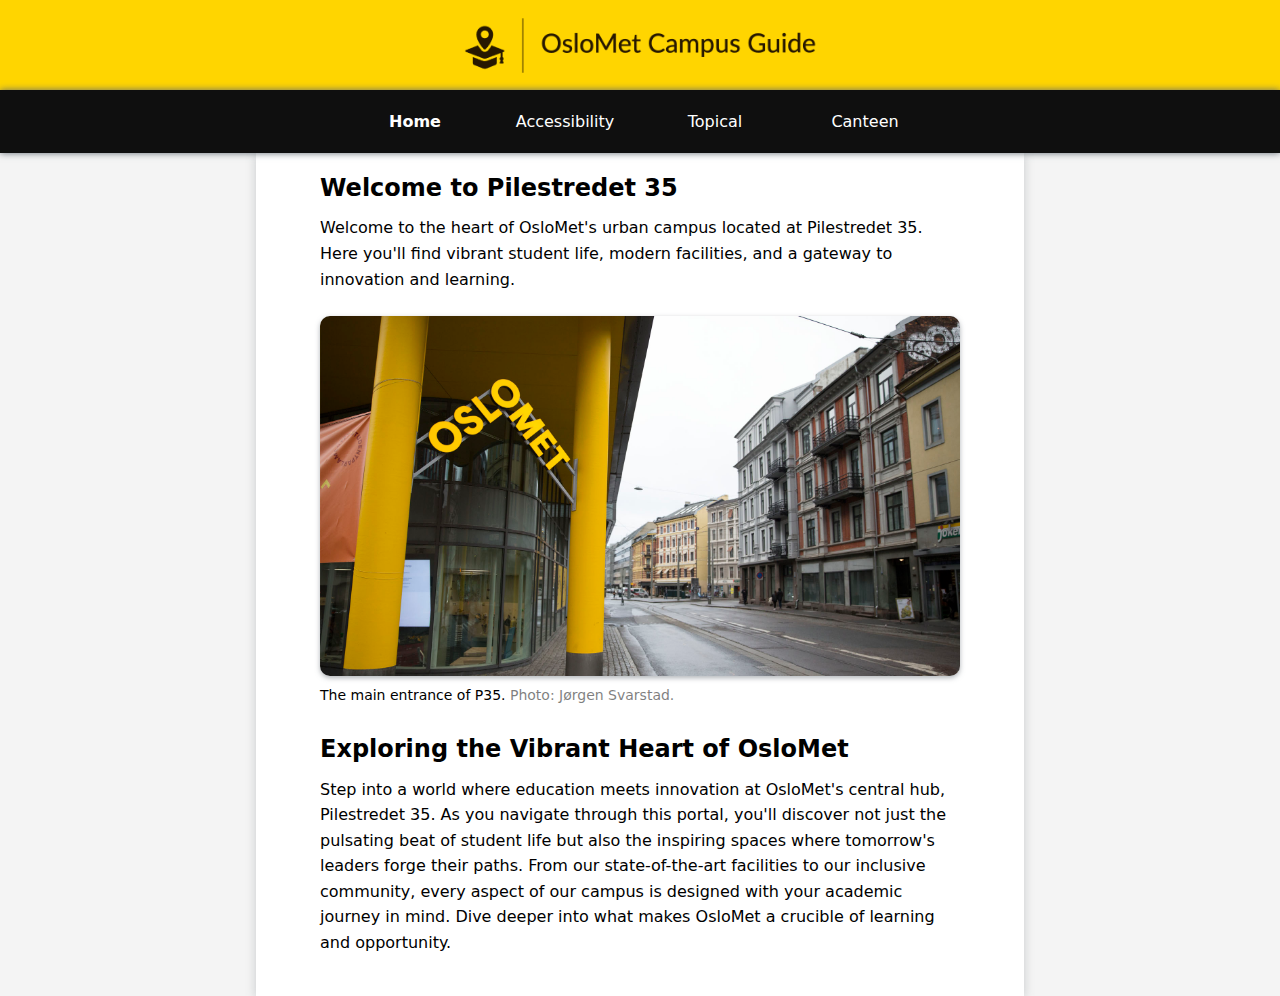
<file: index.html>
<!DOCTYPE html>
<html lang="en">
  <head>
    <!-- Meta tags for character set and responsive design -->
    <meta charset="UTF-8" />
    <meta name="viewport" content="width=device-width, initial-scale=1.0" />
    <title>Home Page</title>
    <!-- External stylesheet for consistent styling across the site -->
    <link rel="stylesheet" href="styles/style.css" />
    <!-- Favicon for brand identity -->
    <link rel="icon" type="image/x-icon" href="assets/images/icon.jpg">
  </head>

  <body>
    <!-- Header section with logo for brand identity -->
    <header>
      <img
        src="assets/images/campus-guide-logo.png"
        id="campus-guide-logo"
        alt="OsloMet Campus Guide Logo" />
    </header>

    <!-- Primary navigation menu for wide screens -->
    <nav>
      <!-- 'id="menu"' for styling purposes -->
      <ul id="menu">
        <!-- Navigation links to different pages, with 'id="current"' for current page indication -->
        <li><a href="index.html" id="current">Home</a></li>
        <li><a href="accessibility.html">Accessibility</a></li>
        <li><a href="topical.html">Topical</a></li>
        <li><a href="canteen.html">Canteen</a></li>
      </ul>
    </nav>

    <!-- Mobile header and navigation for smaller screens -->
    <div class="navPhone">
      <a href="index.html"><h1>OsloMet</h1></a>
      <!-- Hamburger menu for mobile view -->
      <input type="checkbox" id="Toggle" />
      <label for="Toggle">
        <div class="hamburgerContainer">
          <div class="line" id="active"></div>
        </div>
      </label>

      <!-- Dropdown navigation menu for mobile screens -->
      <div class="navPhoneDropDown">
        <ul>
          <li><a href="index.html">Home</a></li>
          <li><a href="accessibility.html">Accessibility</a></li>
          <li><a href="topical.html">Topical</a></li>
          <li><a href="canteen.html">Canteen</a></li>
        </ul>
      </div>
    </div>

    <!-- Main content section of the page -->
    <main>
      <!-- Section for topical content -->
      <section>
        <!-- Article heading for user engagement -->
        <h2>Welcome to Pilestredet 35</h2>
        
        <p>
          Welcome to the heart of OsloMet's urban campus located at Pilestredet
          35. Here you'll find vibrant student life, modern facilities, and a
          gateway to innovation and learning.
        </p>

        <!-- Image with caption for visual engagement and context -->
        <figure>
          <img
            src="assets/images/p35.jpg"
            alt="The main entrance of Pilestredet 35, OsloMet's urban campus"
          />
          <figcaption>
            The main entrance of P35.
            <span class="photographer">Photo: Jørgen Svarstad.</span>
          </figcaption>
        </figure>

        <h2>Exploring the Vibrant Heart of OsloMet</h2>
        <p>
          Step into a world where education meets innovation at OsloMet's
          central hub, Pilestredet 35. As you navigate through this portal,
          you'll discover not just the pulsating beat of student life but
          also the inspiring spaces where tomorrow's leaders forge their paths.
          From our state-of-the-art facilities to our inclusive community, every
          aspect of our campus is designed with your academic journey in mind.
          Dive deeper into what makes OsloMet a crucible of learning and opportunity.
        </p>
      </section>
    </main>
  </body>
</html>
</file>
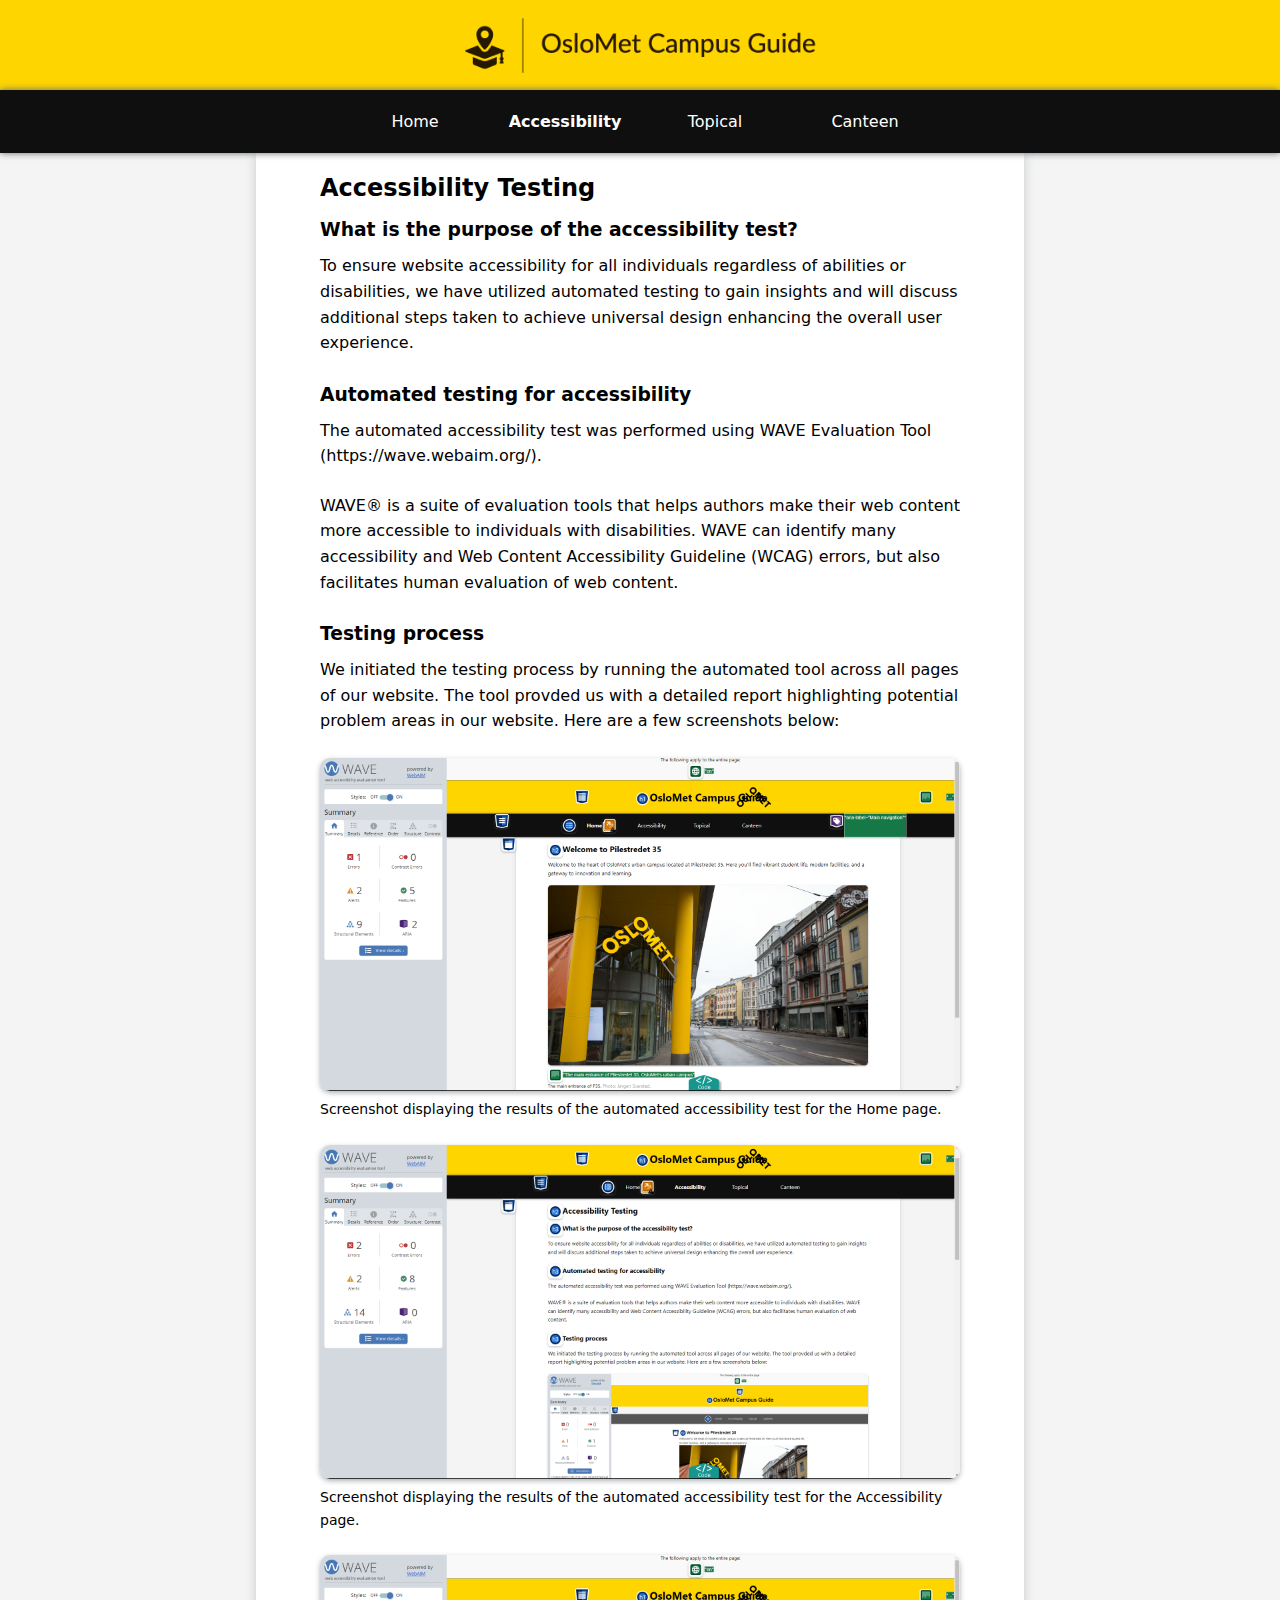
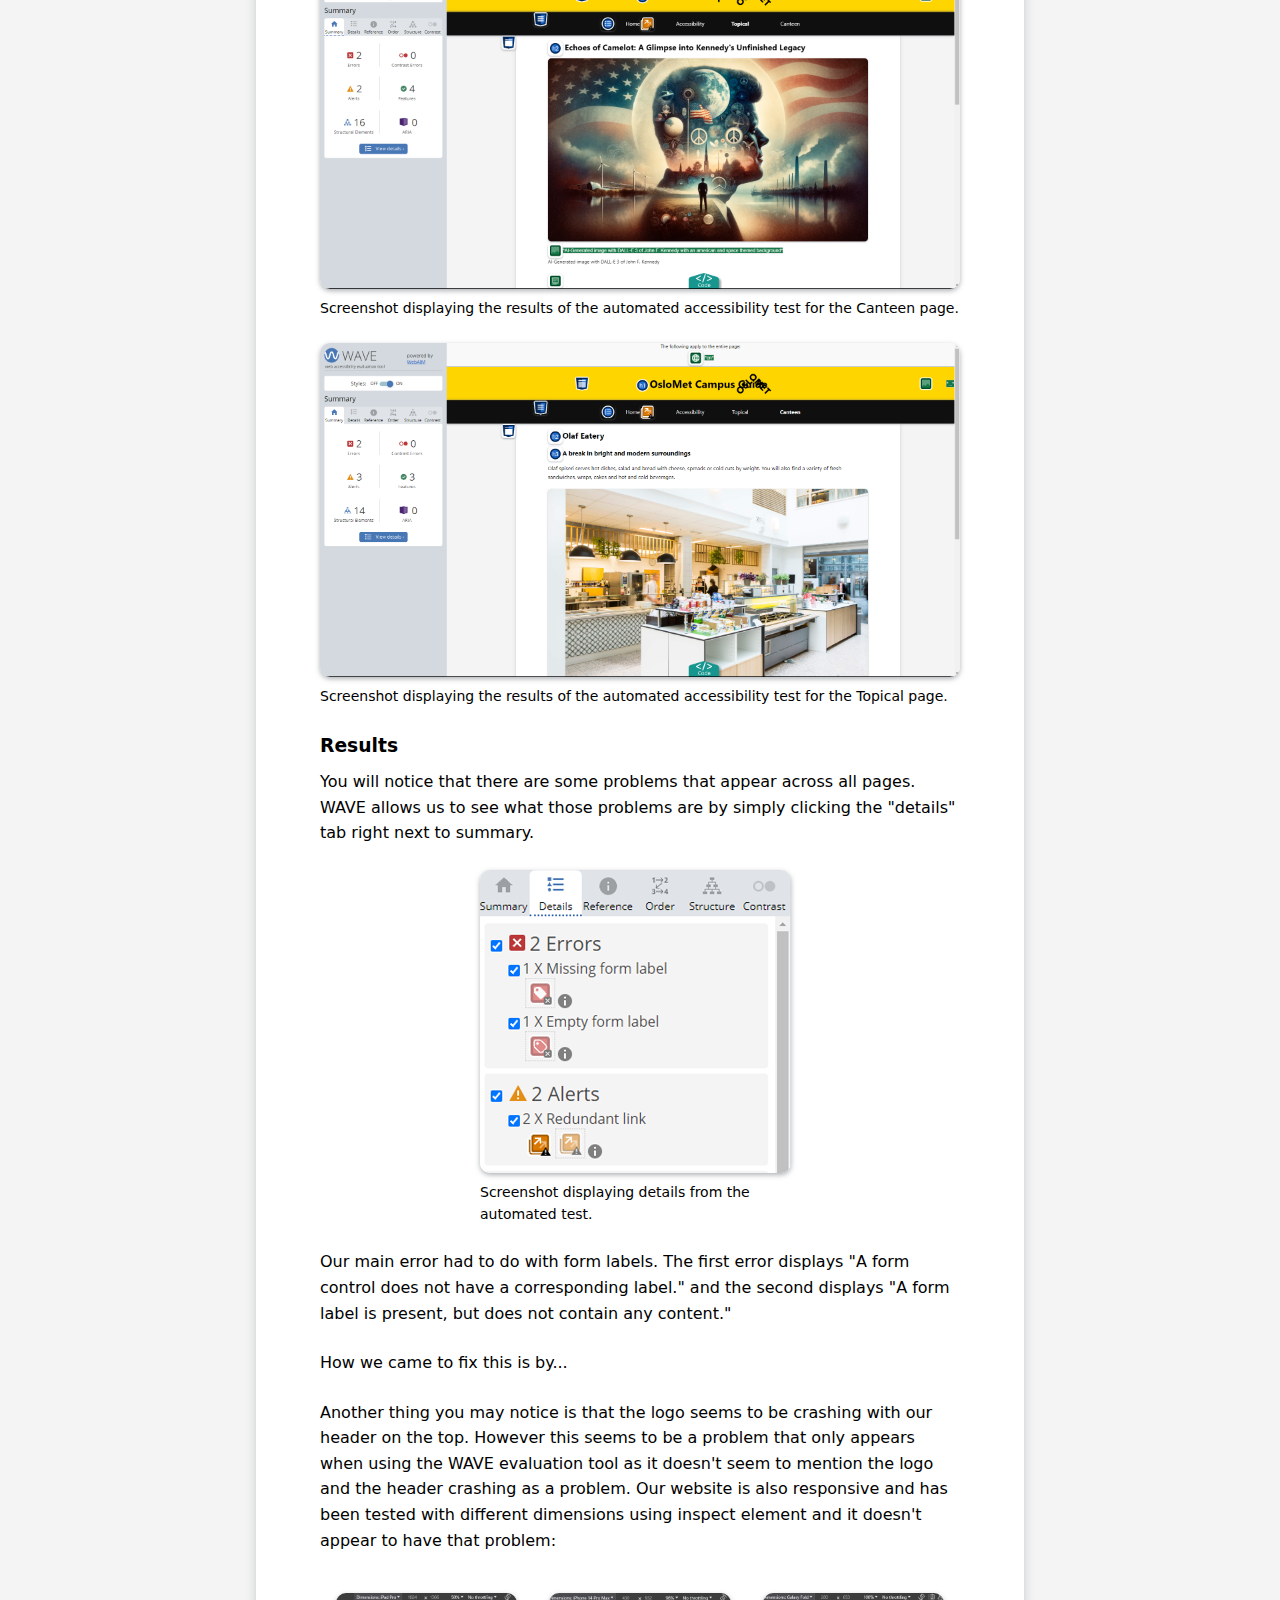
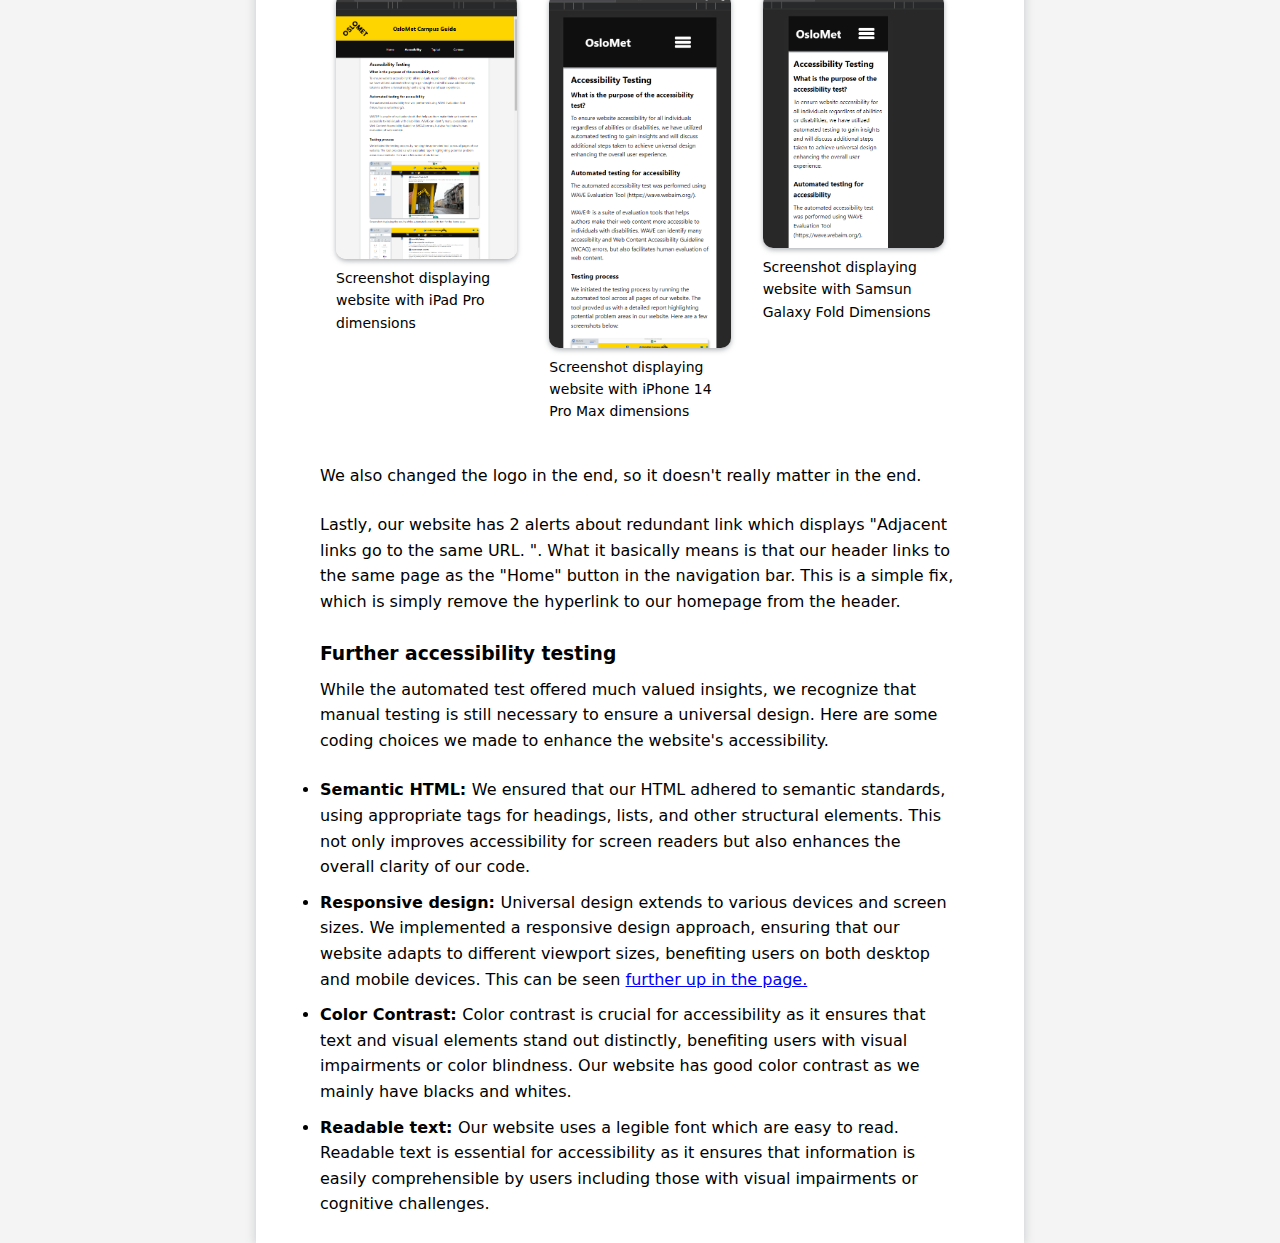
<file: accessibility.html>
<!DOCTYPE html>
<html lang="en">
  <head>
    <!-- Meta tags for character set and responsive design -->
    <meta charset="UTF-8" />
    <meta name="viewport" content="width=device-width, initial-scale=1.0" />
    <title>Home Page</title>
    <!-- External stylesheet for consistent styling across the site -->
    <link rel="stylesheet" href="styles/style.css" />
    <!-- Favicon for brand identity -->
    <link rel="icon" type="image/x-icon" href="assets/images/icon.jpg">
  </head>

  <body>
    <!-- Header section with logo for brand identity -->
    <header>
      <img
        src="assets/images/campus-guide-logo.png"
        id="campus-guide-logo"
        alt="OsloMet Campus Guide Logo" />
    </header>

    <!-- Primary navigation menu for wide screens -->
    <nav>
      <!-- 'id="menu"' for styling purposes -->
      <ul id="menu">
        <!-- Navigation links to different pages, with 'id="current"' for current page indication -->
        <li><a href="index.html">Home</a></li>
        <li><a href="accessibility.html" id="current">Accessibility</a></li>
        <li><a href="topical.html">Topical</a></li>
        <li><a href="canteen.html">Canteen</a></li>
      </ul>
    </nav>

    <!-- Mobile header and navigation for smaller screens -->
    <div class="navPhone">
      <a href="index.html"><h1>OsloMet</h1></a>
      <!-- Hamburger menu for mobile view -->
      <input type="checkbox" id="Toggle" />
      <label for="Toggle">
        <div class="hamburgerContainer">
          <div class="line" id="active"></div>
        </div>
      </label>

      <!-- Dropdown navigation menu for mobile screens -->
      <div class="navPhoneDropDown">
        <ul>
          <li><a href="index.html">Home</a></li>
          <li><a href="accessibility.html">Accessibility</a></li>
          <li><a href="topical.html">Topical</a></li>
          <li><a href="canteen.html">Canteen</a></li>
        </ul>
      </div>
    </div>

    <!-- Main content section of the page -->
    <main>
      <!-- Section for content regarding the automated accessibility tests -->
      <section>
        <h2>Accessibility Testing</h2>
        
        <h3>What is the purpose of the accessibility test?</h3>
        <p>
          To ensure website accessibility for all individuals regardless of
          abilities or disabilities, we have utilized automated testing to gain
          insights and will discuss additional steps taken to achieve universal
          design enhancing the overall user experience.
        </p>

        
        <h3>Automated testing for accessibility</h3>
        <p>
          The automated accessibility test was performed using WAVE Evaluation
          Tool (https://wave.webaim.org/).
        </p>

        <p>
          WAVE® is a suite of evaluation tools that helps authors make their web
          content more accessible to individuals with disabilities. WAVE can
          identify many accessibility and Web Content Accessibility Guideline
          (WCAG) errors, but also facilitates human evaluation of web content.
        </p>


        <h3>Testing process</h3>
        <p>
          We initiated the testing process by running the automated tool across
          all pages of our website. The tool provded us with a detailed report
          highlighting potential problem areas in our website. Here are a few
          screenshots below:
        </p>
        <figure>
          <img src="assets/images/resultIndex.png" alt="result for home page" />
          <figcaption>
            Screenshot displaying the results of the automated accessibility
            test for the Home page.
          </figcaption>
        </figure>

        <figure>
          <img
            src="assets/images/resultAccessibility.png"
            alt="result for accessibility page"
          />
          <figcaption>
            Screenshot displaying the results of the automated accessibility
            test for the Accessibility page.
          </figcaption>
        </figure>

        <figure>
          <img
            src="assets/images/resultTopical.png"
            alt="result for topical page"
          />
          <figcaption>
            Screenshot displaying the results of the automated accessibility
            test for the Canteen page.
          </figcaption>
        </figure>

        <figure>
          <img
            src="assets/images/resultCanteen.png"
            alt="result for canteen page"
          />
          <figcaption>
            Screenshot displaying the results of the automated accessibility
            test for the Topical page.
          </figcaption>
        </figure>


        <h3>Results</h3>
        <p>
          You will notice that there are some problems that appear across all
          pages. WAVE allows us to see what those problems are by simply
          clicking the "details" tab right next to summary.
        </p>
        <figure id="smallImage">
          <img
            src="assets/images/waveResults.png"
            alt="image displaying detailed information about our errors"
          />
          <figcaption>
            Screenshot displaying details from the automated test.
          </figcaption>
        </figure>
        <p id="viewportLink">
          Our main error had to do with form labels. The first error displays "A
          form control does not have a corresponding label." and the second
          displays "A form label is present, but does not contain any content."
        </p>
        <p>How we came to fix this is by...</p>
        <p>
          Another thing you may notice is that the logo seems to be crashing
          with our header on the top. However this seems to be a problem that
          only appears when using the WAVE evaluation tool as it doesn't seem to
          mention the logo and the header crashing as a problem. Our website is
          also responsive and has been tested with different dimensions using
          inspect element and it doesn't appear to have that problem:
        </p>

        
        <!-- Responsive three-column layout -->
        <div class="three-column-layout">
          <article>
            <figure>
              <img
                src="assets/images/ipadDimensions.png"
                alt="website on a iPad Pro"
              />
              <figcaption id="smallCaption">
                Screenshot displaying website with iPad Pro dimensions

              </figcaption>
            </figure>
          </article>
          <article>
            <figure>
              <img
                src="assets/images/iphoneDimensions.png"
                alt="website on a iPhone 14 Pro Max"
              />
              <figcaption id="smallCaption">
                Screenshot displaying website with iPhone 14 Pro Max dimensions
              </figcaption>
            </figure>
          </article>
          <article>
            <figure>
              <img
                src="assets/images/galaxyfoldDimensions.png"
                alt="website on a Samsung Galaxy Fold"
              />
              <figcaption id="smallCaption">
                Screenshot displaying website with Samsun Galaxy Fold Dimensions

              </figcaption>
            </figure>
          </article>
        </div>
        <p>We also changed the logo in the end, so it doesn't really matter in the end.</p>

        <p>Lastly, our website has 2 alerts about redundant link which displays "Adjacent links go to the same URL.
          ". What it basically means is that our header links to the same page as the "Home" button in the navigation bar. This is a simple fix, which is simply remove the hyperlink to our homepage from the header.</p>

        <h3>Further accessibility testing</h3>
        <p>
          While the automated test offered much valued insights, we recognize
          that manual testing is still necessary to ensure a universal design.
          Here are some coding choices we made to enhance the website's
          accessibility.
        </p>
        <ul class="bulletpoint">
          <li id="smallBreak">
            <b>Semantic HTML: </b>We ensured that our HTML adhered to semantic
            standards, using appropriate tags for headings, lists, and other
            structural elements. This not only improves accessibility for screen
            readers but also enhances the overall clarity of our code.
          </li>
          <li id="smallBreak">
            <b>Responsive design: </b>Universal design extends to various
            devices and screen sizes. We implemented a responsive design
            approach, ensuring that our website adapts to different
            viewport sizes, benefiting users on both desktop and mobile devices. This can be seen <a class="links" href="#viewportLink">further up in the page.</a>
          </li>
          <li id="smallBreak">
            <b>Color Contrast: </b>Color contrast is crucial for accessibility
            as it ensures that text and visual elements stand out distinctly,
            benefiting users with visual impairments or color blindness. Our website has good color contrast as we mainly have blacks and whites.
          </li>
          <li id="smallBreak">
            <b>Readable text: </b>Our website uses a legible font which are easy to read. Readable text is essential for accessibility
            as it ensures that information is easily comprehensible by users
            including those with visual impairments or cognitive challenges.
            
          </li>
        </ul>
      </section>
    </main>
  </body>
</html>
</file>
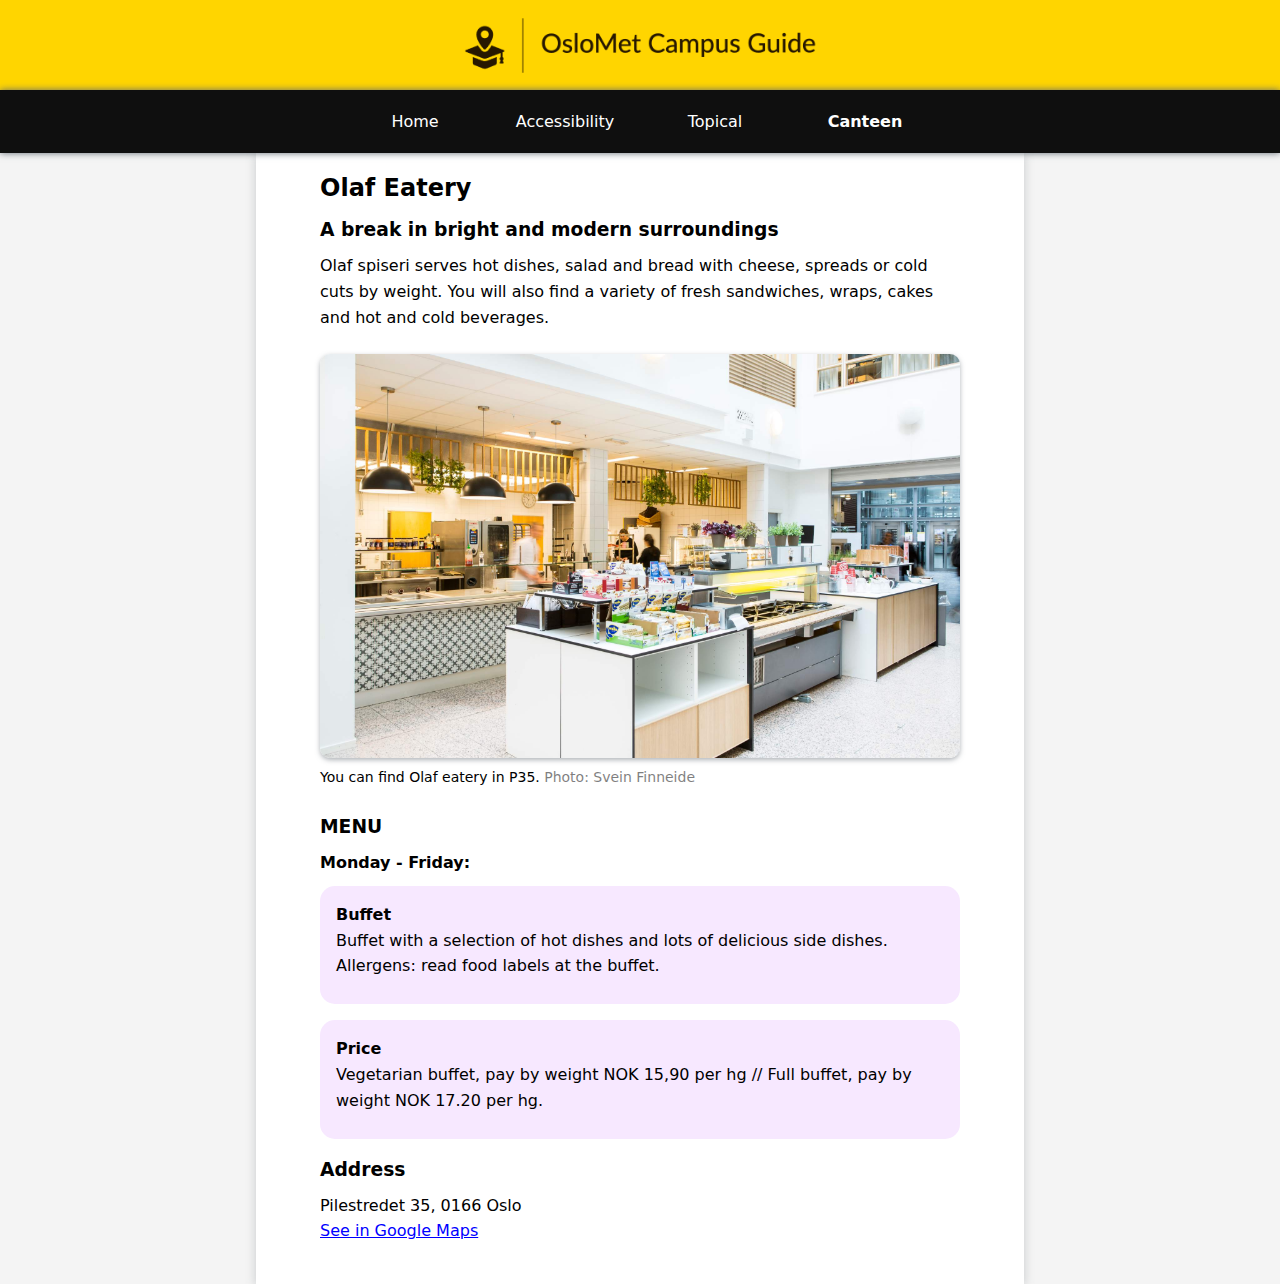
<file: canteen.html>
<!DOCTYPE html>
<html lang="en">
  <head>
    <!-- Meta tags for character set and responsive design -->
    <meta charset="UTF-8" />
    <meta name="viewport" content="width=device-width, initial-scale=1.0" />
    <title>Canteen Page</title>
    <!-- External stylesheet for consistent styling across the site -->
    <link rel="stylesheet" href="styles/style.css" />
    <!-- Favicon for brand identity -->
    <link rel="icon" type="image/x-icon" href="assets/images/icon.jpg">
  </head>

  <body>
    <!-- Header section with logo for brand identity -->
    <header>
      <img
        src="assets/images/campus-guide-logo.png"
        id="campus-guide-logo"
        alt="OsloMet Campus Guide Logo" />
    </header>

    <!-- Primary navigation menu for wide screens -->
    <nav>
      <!-- 'id="menu"' for styling purposes -->
      <ul id="menu">
        <!-- Navigation links to different pages, with 'id="current"' for current page indication -->
        <li><a href="index.html">Home</a></li>
        <li><a href="accessibility.html">Accessibility</a></li>
        <li><a href="topical.html">Topical</a></li>
        <li><a href="canteen.html" id="current">Canteen</a></li>
      </ul>
    </nav>

    <!-- Mobile header and navigation for smaller screens -->
    <div class="navPhone">
      <a href="index.html"><h1>OsloMet</h1></a>
      <!-- Hamburger menu for mobile view -->
      <input type="checkbox" id="Toggle" />
      <label for="Toggle">
        <div class="hamburgerContainer">
          <div class="line" id="active"></div>
        </div>
      </label>

      <!-- Dropdown navigation menu for mobile screens -->
      <div class="navPhoneDropDown">
        <ul>
          <li><a href="index.html">Home</a></li>
          <li><a href="accessibility.html">Accessibility</a></li>
          <li><a href="topical.html">Topical</a></li>
          <li><a href="canteen.html">Canteen</a></li>
        </ul>
      </div>
    </div>

    <!-- Main content section of the page -->
    <main>
      <!-- Section for topical content -->
      <section>
        <!-- Article heading for user engagement -->
        <h2>Olaf Eatery</h2>
        <h3>A break in bright and modern surroundings</h3>
        <p>
          Olaf spiseri serves hot dishes, salad and bread with cheese, spreads
          or cold cuts by weight. You will also find a variety of fresh
          sandwiches, wraps, cakes and hot and cold beverages.
        </p>
        <!-- Image and description of the canteen -->
        <figure>
          <img src="assets/images/OlafEatery.jpg" alt="image of olaf eatery" />
          <figcaption>
            You can find Olaf eatery in P35.
            <span class="photographer">Photo: Svein Finneide</span>
          </figcaption>
        </figure>

        <!-- Menu information -->
        <h3>MENU</h3>
        <h4 id="smallBreak">Monday - Friday:</h4>
        <!-- Menu details and pricing -->
        <div class="menuContainer">
          <h4>Buffet</h4>
          <p>Buffet with a selection of hot dishes and lots of delicious side
            dishes. Allergens: read food labels at the buffet.</p>
        </div>
        <div class="menuContainer">
          <h4>Price</h4>
          <p>
            Vegetarian buffet, pay by weight NOK 15,90 per hg // Full buffet,
            pay by weight NOK 17.20 per hg.
          </p>
        </div>

        <!-- Address information with a link to Google Maps -->
        <h3>Address</h3>
        <p>
          Pilestredet 35, 0166 Oslo<br />
          <a href="https://goo.gl/maps/MHKu53xgxr6nu66DA" class="links" target="_blank">See in Google Maps</a>
        </p>
      </section>
    </main>
  </body>
</html>
</file>
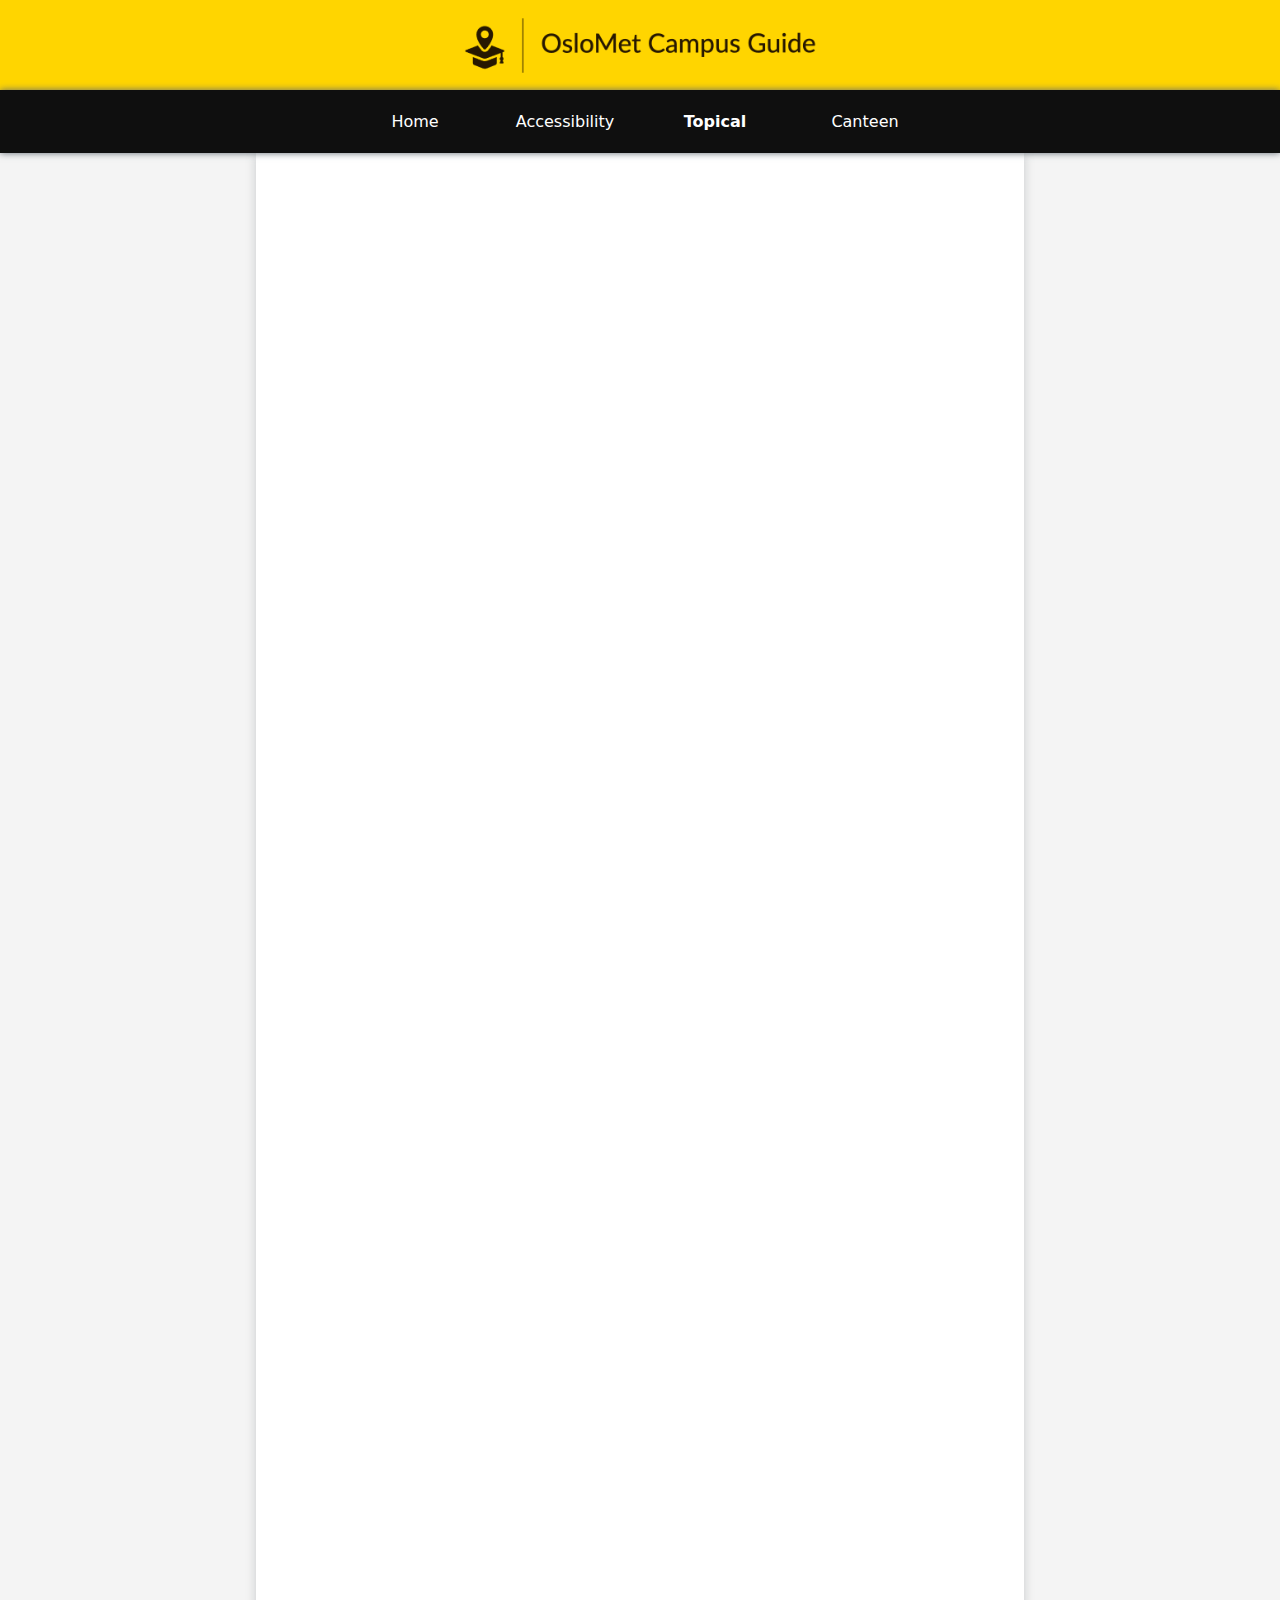
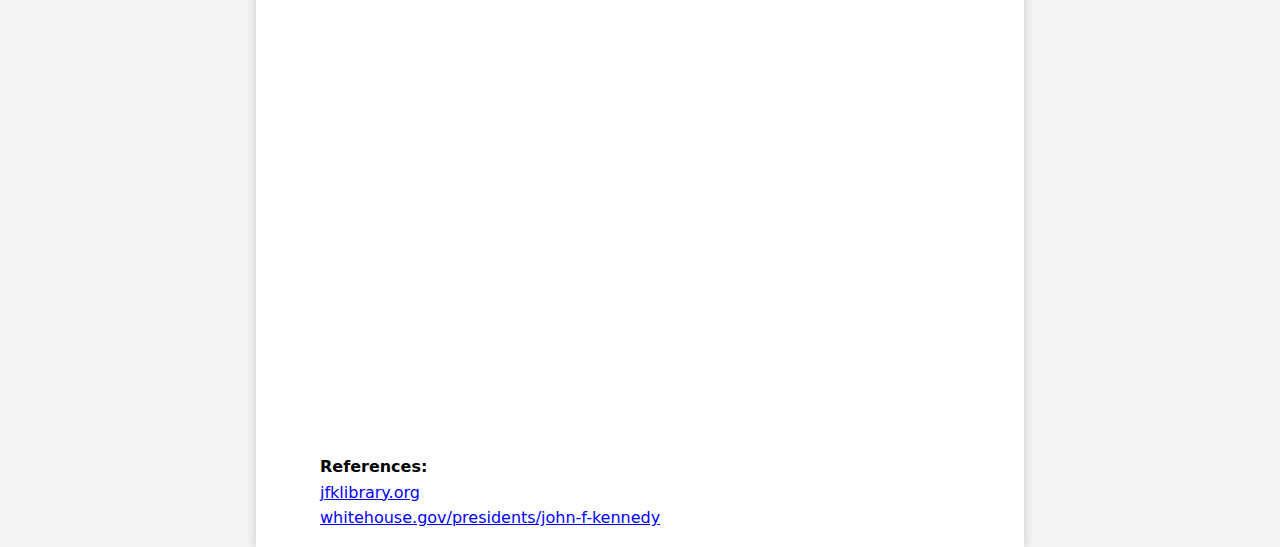
<file: topical.html>
<!DOCTYPE html>
<html lang="en">
  <head>
    <!-- Meta tags for character set and responsive design -->
    <meta charset="UTF-8" />
    <meta name="viewport" content="width=device-width, initial-scale=1.0" />
    <title>Topical Page</title>
    <!-- External stylesheet for consistent styling across the site -->
    <link rel="stylesheet" href="styles/style.css" />
    <!-- Favicon for brand identity -->
    <link rel="icon" type="image/x-icon" href="assets/images/icon.jpg">
  </head>

  <body>
    <!-- Header section with logo for brand identity -->
    <header>
      <img
        src="assets/images/campus-guide-logo.png"
        id="campus-guide-logo"
        alt="The main logo for OsloMet Campus Guide" />
    </header>

    <!-- Primary navigation menu for wide screens -->
    <nav>
      <!-- 'id="menu"' for styling purposes -->
      <ul id="menu">
        <!-- Navigation links to different pages, with 'id="current"' for current page indication -->
        <li><a href="index.html">Home</a></li>
        <li><a href="accessibility.html">Accessibility</a></li>
        <li><a href="topical.html" id="current">Topical</a></li>
        <li><a href="canteen.html">Canteen</a></li>
      </ul>
    </nav>

    <!-- Mobile header and navigation for smaller screens -->
    <div class="navPhone">
      <a href="index.html"><h1>OsloMet</h1></a>
      <!-- Hamburger menu for mobile view -->
      <input type="checkbox" id="Toggle" />
      <label for="Toggle">
        <div class="hamburgerContainer">
          <div class="line" id="active"></div>
        </div>
      </label>

      <!-- Dropdown navigation menu for mobile screens -->
      <div class="navPhoneDropDown">
        <ul>
          <li><a href="index.html">Home</a></li>
          <li><a href="accessibility.html">Accessibility</a></li>
          <li><a href="topical.html">Topical</a></li>
          <li><a href="canteen.html">Canteen</a></li>
        </ul>
      </div>
    </div>

    <!-- Main content section of the page -->
    <main>
      <!-- Section for topical content -->
      <section id="topical-content">
        <!-- Article heading for user engagement -->
        <h2 class="topical-heading">
          Echoes of Camelot: A Glimpse into Kennedy's Unfinished Legacy
        </h2>

        <!-- Figure with descriptive alt text for accessibility -->
        <figure id="topical-figure">
          <img
            src="assets/images/kennedy-dalle.webp"
            id="topical-image"
            alt="AI-Generated image with DALL-E 3 of John F. Kennedy with an american and space themed background"
          />
          <figcaption>
            AI-Generated image with DALL-E 3 of John F. Kennedy
          </figcaption>
        </figure>

        <!-- Subheadings and paragraphs providing detailed content -->
        <h3 class="topical-subheading">The Sunny Afternoon in Dallas</h3>
        <p class="topical-paragraph">
          In the annals of American history, the name John F. Kennedy resonates
          with an aura of charisma, ambition, and untapped potential. His
          presidency, albeit tragically cut short, left an indelible mark on the
          nation's collective memory. As the world mourned the loss of a young
          and promising leader, the echoes of Camelot reverberated through time,
          reminding us of what could have been.
        </p>

        <h3 class="topical-subheading">The Illusion of Security Shattered</h3>
        <p class="topical-paragraph">
          It was a crisp autumn day in Dallas, Texas, on November 22, 1963. The
          city buzzed with anticipation as President Kennedy's motorcade wound
          its way through Dealey Plaza. The atmosphere was charged with
          excitement and hope, emblematic of the youthful vigor Kennedy had
          brought to the White House. Little did anyone know that this sunny
          afternoon would soon be shrouded in darkness, altering the course of
          history.
        </p>

        <h3 class="topical-subheading">The Legacy lives on</h3>
        <p class="topical-paragraph">
          Yet, even in death, Kennedy's legacy endured. His words, etched into
          the nation's conscience, continued to inspire generations. "Ask not
          what your country can do for you; ask what you can do for your
          country," he had urged, igniting a sense of civic duty that
          transcended his presidency. The Civil Rights Act of 1964 and the
          Apollo moon landing, both championed by Kennedy, stood as testaments
          to his vision for a better America and a united humanity.
        </p>

        <h3 class="topical-subheading">Unraviling the Layers</h3>
        <p class="topical-paragraph">
          In the years that followed, historians and biographers delved into
          Kennedy's life, unraveling the layers of his complex personality. The
          man behind the charismatic facade emerged—an individual marked by both
          triumphs and failures, plagued by health issues, yet driven by an
          unwavering commitment to public service.
        </p>

        <h3 class="topical-subheading">The Kennedy Mystique Endures</h3>
        <p class="topical-paragraph">
          Decades later, the Kennedy mystique remained potent. His family
          continued to play a prominent role in American politics, upholding the
          ideals he had championed. The Kennedy Center for the Performing Arts
          in Washington, D.C., stood as a testament to his commitment to the
          arts, a reminder that his influence extended beyond policy and
          legislation.
        </p>

        <h3 class="topical-subheading">A Beacon of Hope</h3>
        <p class="topical-paragraph">
          In the hushed corridors of power and the bustling streets of small
          towns, Kennedy's legacy lived on. His words continued to inspire young
          minds, his vision for a better America fueling the aspirations of
          future leaders. The nation, scarred by the tragedy of his
          assassination, emerged stronger, its commitment to democracy and
          resilience unwavering.
        </p>

        <h3 class="topical-subheading">The Enduring Echoes</h3>
        <p class="topical-paragraph">
          As the years passed, the memory of John F. Kennedy became a beacon of
          hope, a reminder that even in the face of adversity, the ideals of
          courage, compassion, and progress could endure. The echoes of Camelot,
          though tinged with sorrow, served as a reminder of the enduring power
          of leadership and the profound impact a single individual could have
          on the course of history.
        </p>

        <!-- References for further reading and validation of content -->
        <h4>References:</h4>
        <a href="https://www.jfklibrary.org/learn/about-jfk/life-of-john-f-kennedy" class="links" target="_blank">jfklibrary.org</a>
        <br />
        <a href="https://www.whitehouse.gov/about-the-white-house/presidents/john-f-kennedy/" class="links" target="_blank">whitehouse.gov/presidents/john-f-kennedy</a>
      </section>
    </main>
  </body>
</html>
</file>
<file: styles/style.css>
/* Basic reset for styling */
* {
    scroll-behavior: smooth; /* Smooth scrolling for anchor links */
    box-sizing: border-box; /* Border box model for consistent element sizing */
    margin: 0;
    padding: 0;
    font-family: system-ui, -apple-system, BlinkMacSystemFont, 'Segoe UI', Roboto, Oxygen, Ubuntu, Cantarell, 'Open Sans', 'Helvetica Neue', sans-serif; /* System fonts for better performance and compatibility */
}

/* Style for the main body of the webpage */
body {
    line-height: 1.6; /* Increased line height for better readability */
}

/* Header styling */
header {
    display: flex;
    justify-content: center;
    align-items: center;
    height: 10vh; /* Proportional height relative to viewport */
    background-color: #ffd500; /* Brand color */
    color: #000;
    text-align: center;
    z-index: 9;
}

/* Logo styling in the header */
#campus-guide-logo {
    max-height: 55vh;
    width: auto;
    box-shadow: none;
}

/* Styles for headings */
h2, h3 {
    margin-bottom: 0.5rem;
}

/* Link styling */
a {
    color: #000;
    text-decoration: none;
    outline: none;
    &:focus {
        outline: 2px solid #FED500; /* Focus style for accessibility */
    }
}

/* Paragraph and figcaption styling */
p, figcaption {
    margin-bottom: 1.5rem;
}

/* Navigation bar styling */
nav {
    display: flex; /* Using Flexbox for layout */
    justify-content: center; /* Centers items horizontally */
    position: relative; /* Sets the position relative to its normal position */
    z-index: 10; /* Stacks the navigation bar above other elements */
    box-shadow: 0 0px 7px rgba(97, 105, 114, 1); /* Adds shadow for 3D effect */
    background: #0F0F0F; /* Sets background color of navigation bar */
}

/* Styling for the unordered list in the navigation bar */
nav ul {
    display: flex;
    justify-content:center;
    align-items: center; /* Centers items vertically */
    list-style: none; /* Removes default list styling */
    height: 7vh;
    width: 50vw;
    text-align: center;
}

/* Styling for each list item in the navigation bar */
nav ul li {
    height: 100%; /* Sets height equal to parent (nav ul) */
    width: 20vw; /* Sets width for each list item */
    max-width: 150px; /* Limits maximum width of each list item */
}

/* Styling for links inside list items */
nav ul li a {
    display: flex;
    justify-content: center;
    align-items: center;
    height: 100%;
    width: 100%;
    color: #fff;
    text-decoration: none; /* Removes underline from links */
    padding: 0.5rem 1rem; /* Adds padding around the links */
    transition: background-color 0.3s; /* Transition for hover effect */
}

/* Hover effect for links */
nav ul li a:hover {
    background: #444; /* Changes background color on hover */
}

/* Current page indicator */
#current {
    font-weight: bold;
}

/* Main content styling */
main {
    display: flex;
    justify-content: center;
    height: 100%;
    background: #F4F4F4;
}

/* Section styling */
section {
    width: 60vw;
    height: 100%;
    min-height: 83vh;
    padding: 1rem 5vw;
    background-color: #fff;
    box-shadow: 0 2px 10px rgba(97, 105, 114, 0.3);
}

/* Image styling */
img {
    max-width: 100%;
    height: auto;
    border-radius: 10px;
    box-shadow: 0 2px 5px rgba(97, 105, 114, 0.5);
}

/* Figcaption font size */
figcaption {
    font-size: 14px;
}

/* Styling for photographer credit */
.photographer {
    opacity: 0.5;
}

/* styling to make necessary links visible */

.links {
    color: blue;
    text-decoration: underline;
}

/* Menu container styling from 'canteen' page */
.menuContainer {
    background-color: #F7E8FF;
    padding: 1rem 1rem 0.1rem 1rem;
    margin-bottom: 1rem;
    border-radius: 15px;
}

/* Footer alignment styling */
footer {
    display: flex;
    justify-content: center;
    align-items: center;
    height: 7vh;
    background: #F4F4F4;
}

/* Small bottom padding so we don't have to use <br> */
#smallBreak {
    margin-bottom: 10px;
}

/* Hiding mobile navigation in larger screens */
.navPhone {
    display: none;
}

/* Dropdown menu styling */
.navPhoneDropDown {
   display: none;
}


/* center smalls image to not leave blank spaces */
#smallImage {
    display: block;
    margin-left: auto;
    margin-right: auto;
    width: 50%;
}

/* Responsive three-column layout for larger screens */
/* cited from https://matthewjamestaylor.com/3-column-layouts */
.three-column-layout {
    display: block;
}

.three-column-layout > * {
    padding: 1rem;
}


/* Responsive design for medium screens */
@media screen and (max-width: 1200px) {
    section {
        width: 70vw; /* Adjusting section width for medium screens */
    }
}

/* responsive design for three column layout */
/* cited from https://matthewjamestaylor.com/3-column-layouts */
@media screen and (min-width: 768px) {
    .three-column-layout {
        display: grid;
        grid-auto-rows: 1fr;
        grid-template-columns: 1fr 1fr 1fr;
    }
}

/* Responsive design for small screens */
@media screen and (max-width: 600px) {
    section {
        margin-top: 15vh;
        width: 100vw;
        min-height: 85vh;
    }

    header, nav {
        display: none; /* Hiding header and navigation on small screens */
    }

    ul {
        list-style-type: none; /* Removing bullet points for mobile devices */
    }

    .navPhone {
        display: flex;
        justify-content:space-around;
        align-items: center;
        height: 15vh;
        width: 100%;
        background-color: #0F0F0F;
        box-shadow: 0 3px 3px rgba(97, 105, 114, 1);
        z-index: 8;
        margin-bottom: 1vh;
        position: fixed;
    }

    .navPhone a {
        display: flex;
        justify-content: center;
        align-items: center;
        height: 15vh;
        width: 50vw;
        margin-left: 10px;
        color: white;
    }

    /* Hamburger menu styling */
    .hamburgerContainer {
        display: flex;
        justify-content: center;
        align-items: center;
        height: 15vh;
        width: 40vw;
        cursor: pointer;
    }

    /* Makes the checkbox used for the hamburger menu invisible */
    #Toggle {
        display: none; /* Makes the checkbox used for the hamburger menu invisible */
    }

    /* For the three lines included in the hamburger menu */
    .line, .line::before, .line::after {
        position: absolute;
        height: 7.5px;
        width: 45px;
        background-color: white;
        transition: .4s ease;
        border-radius: 3px;
    }

    /* Creates a second line over the first middle line */
    .line::before {
        content: '';
        top: -12px;
    }

    /* Creates a third line under the first middle line */
    .line::after {
        content: '';
        top: 12px;
    }

    /* Rotates the first line to transfrom the hamburger menu to an 'X' */
    #Toggle:checked + label #active {
        transform:rotate(45deg);
    }

    /* Rotates and moves the second line for the 'X' */
    #Toggle:checked + label #active::before {
        transform:rotate(-90deg)translateX(-12px);;
    }

    /* Removes the third line for the 'X' */
    #Toggle:checked + label #active::after {
        display: none;
    }

    /* Hamburger dropdown menu design */
    .navPhoneDropDown {
        display: flex;
        justify-content: center;
        position: absolute;
        top: 15vh;
        max-height: 90vh;
        width: 100%;
        background-color: #1F1F1F;
        padding-bottom: 2vh;
        overflow: hidden;
        z-index: 7;
        box-shadow: 0 3px 3px rgba(97, 105, 114, 0.8);
        /* Code for the visual transition of the hamburger menu */
        height: auto;
        transform: scaleY(0);
        transform-origin: top;
        transition: 0.2s ease;
    }

    /* Makes the dropdown visible when hamburger clicked */
    #Toggle:checked + label + .navPhoneDropDown {
        max-height: auto;
        transform: scaleY(1);
    }

        /* For dropdown menu items */
    .navPhoneDropDown ul {
        width: 90%;
        list-style-type: none;
    }

    /* For dropdown menu individual items */
    .navPhoneDropDown ul li {
        border-bottom: solid;
        border-width: 0.1rem;
        border-color: rgb(51, 51, 51);
    }

    /* For links within the dropdown menu */
    .navPhoneDropDown ul li a {
        height: 15vh;
        width: 100%;
        font-size: larger;
        text-transform: uppercase;
    }
}

/* Animation for topical content visibility */
@keyframes fadeIn {
    from {
      opacity: 0;
      transform: translateY(20px);
    }
    to {
      opacity: 1;
      transform: translateY(0);
    }
}

/* Apply animation to topical page elements */
#topical-content h2.topical-heading,
#topical-content h3.topical-subheading,
#topical-content p.topical-paragraph,
#topical-figure {
    animation: fadeIn 1s ease-out;
    opacity: 0;
    animation-fill-mode: forwards;
}
  
  /* Staggered animation delays for topical page elements */
  section h2 { animation-delay: 0.3s; }
  section h3 { animation-delay: 0.6s; }
  section p  { animation-delay: 0.9s; }
  section h4 { animation-delay: 1.2s; }
  section a  { animation-delay: 1.5s; }

/* Reduced motion media query for people who are sensitive to excessive motion or animations */
@media (prefers-reduced-motion: reduce) {
    #topical-content h2.topical-heading,
    #topical-content h3.topical-subheading,
    #topical-content p.topical-paragraph {
      animation: none; /* Disable animation for specific elements within the #topical-content ID */
      opacity: 1; /* Set opacity to 1 to make the elements fully visible */
    }
  }
</file>
